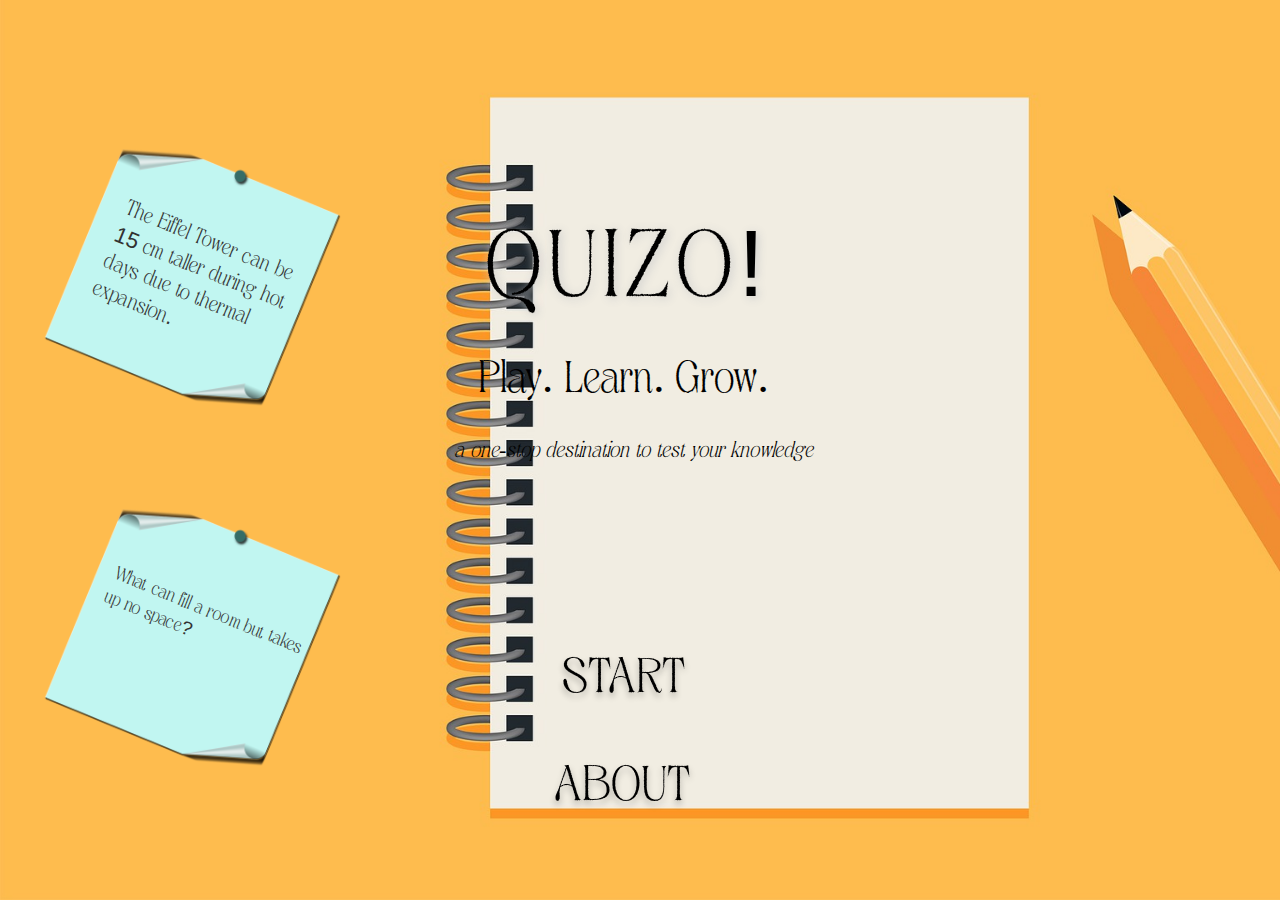
<file: QUIZO/index.html>
<!DOCTYPE html>
<html>

<head>
  <meta charset="utf-8">
  <meta name="viewport" content="width=device-width">
  <title>Home</title>
  <link href="style.css" rel="stylesheet" type="text/css" />
</head>

<body>
  <header class="main-heading"><b>QUIZO!</b></header>
  <script>
    const heading = document.querySelector('header');
    const circle = document.createElement('div');
    circle.classList.add('cursor-circle');
    heading.appendChild(circle);

    heading.addEventListener('mouseenter', () => {
      circle.style.opacity = '1';
    });

    heading.addEventListener('mouseleave', () => {
      circle.style.opacity = '0';
    });

    heading.addEventListener('mousemove', (e) => {
      const rect = heading.getBoundingClientRect();
      const x = e.clientX - rect.left;
      const y = e.clientY - rect.top;
      circle.style.left = `${x}px`;
      circle.style.top = `${y}px`;
    });

  </script>
  <header2>Play. Learn. Grow.</header2>
  <header3>a one-stop destination to test your knowledge</header3>
  <button style="position: absolute; top: 75%; left: 46%; transform: translate(-50%, -50%);">
    <a href="homepage.html" class="button-link">START</a>
  </button>
  <button class="about-button"
    style="position: absolute; top: 87%; left: 45.5%; transform: translate(-50%, -50%);""> <a href=" about.html"
    class="button-link">ABOUT</a></button>
  <style>
    body {
      background-image: url('notebook-4839909_1920.jpg');
      /* Replace with your image URL */
      background-size: cover;
      /* Adjust as needed */
      background-repeat: no-repeat;
    }
  </style>
  <div id="second-sticky-note"
    style="position: absolute; top: 70%; left: 15%; transform: translate(-50%, -50%); width: 300px; height: auto;">
    <img src="stickies-1531098_1280.png" alt="Sticky Note" style="width: 100%; height: auto;">
    <div id="riddle-text" style="
          position: absolute;
          top: 20%;
          left: 10%;
          right: 10%;
          color: #333;
          font-family: 'Quenza', 'Segoe UI', Tahoma, Geneva, Verdana, sans-serif;
          font-size: 1rem;
          line-height: 1.3;
          pointer-events: none;
          user-select: text;
          white-space: normal;
          overflow-wrap: break-word;
        font-size: 1.2rem;
        transform: rotate(22deg);
        top: 40%;
        left: 20%;
      ">
      Loading riddle...
    </div>
  </div>

  <div id="sticky-note-with-fact"
    style="position: absolute; top: 30%; left: 15%; transform: translate(-50%, -50%); width: 300px; height: auto;">
    <img src="stickies-1531098_1280.png" alt="Sticky Note" style="width: 100%; height: auto;">
    <div id="fact-text" style="
        position: absolute;
        top: 20%;
        left: 10%;
        right: 10%;
        color: #333;
        font-family: 'Quenza', 'Segoe UI', Tahoma, Geneva, Verdana, sans-serif;
        font-size: 1rem;
        line-height: 1.3;
        pointer-events: none;
        user-select: text;
        white-space: normal;
        overflow-wrap: break-word;
      font-size: 1.38rem;
      transform: rotate(22deg);
      top: 37%;
      left: 20%;
    ">
      Loading fact...
    </div>
  </div>

  <script>
    const riddles = [
      "I speak without a mouth and hear without ears. I have nobody, but I come alive with wind. What am I?",
      "I have cities, but no houses; forests, but no trees; and water, but no fish. What am I?",
      "The more of this there is, the less you see. What is it?",
      "What has keys but can't open locks?",
      "What has many teeth but cannot bite?",
      "What is so fragile that saying its name breaks it?",
      "I’m tall when I’m young, and I’m short when I’m old. What am I?",
      "What can fill a room but takes up no space?"
    ];

    function showRandomRiddle() {
      const riddleText = document.getElementById('riddle-text');
      const randomIndex = Math.floor(Math.random() * riddles.length);
      riddleText.textContent = riddles[randomIndex];
    }

    window.addEventListener('pageshow', function (event) {
      showRandomRiddle();
    });
  </script>


  <script>
    const facts = [
      "Octopuses have three hearts and blue blood.",
      "Bananas are berries, but strawberries are not.",
      "A day on Venus is longer than its year.",
      "Humans share about 60% of their DNA with bananas.",
      "Wombat poop is cube-shaped to prevent rolling.",
      "The Eiffel Tower can be 15 cm taller during hot days due to thermal expansion.",
      "Sharks have been around longer than trees.",
      "Sloths can hold their breath longer than dolphins can."
    ];

    function showRandomFact() {
      const factText = document.getElementById('fact-text');
      const randomIndex = Math.floor(Math.random() * facts.length);
      factText.textContent = facts[randomIndex];
    }

    // Run on every page show (reload or back/forward navigation)
    window.addEventListener('pageshow', function (event) {
      showRandomFact();
    });
  </script>
</body>

</html>
</file>
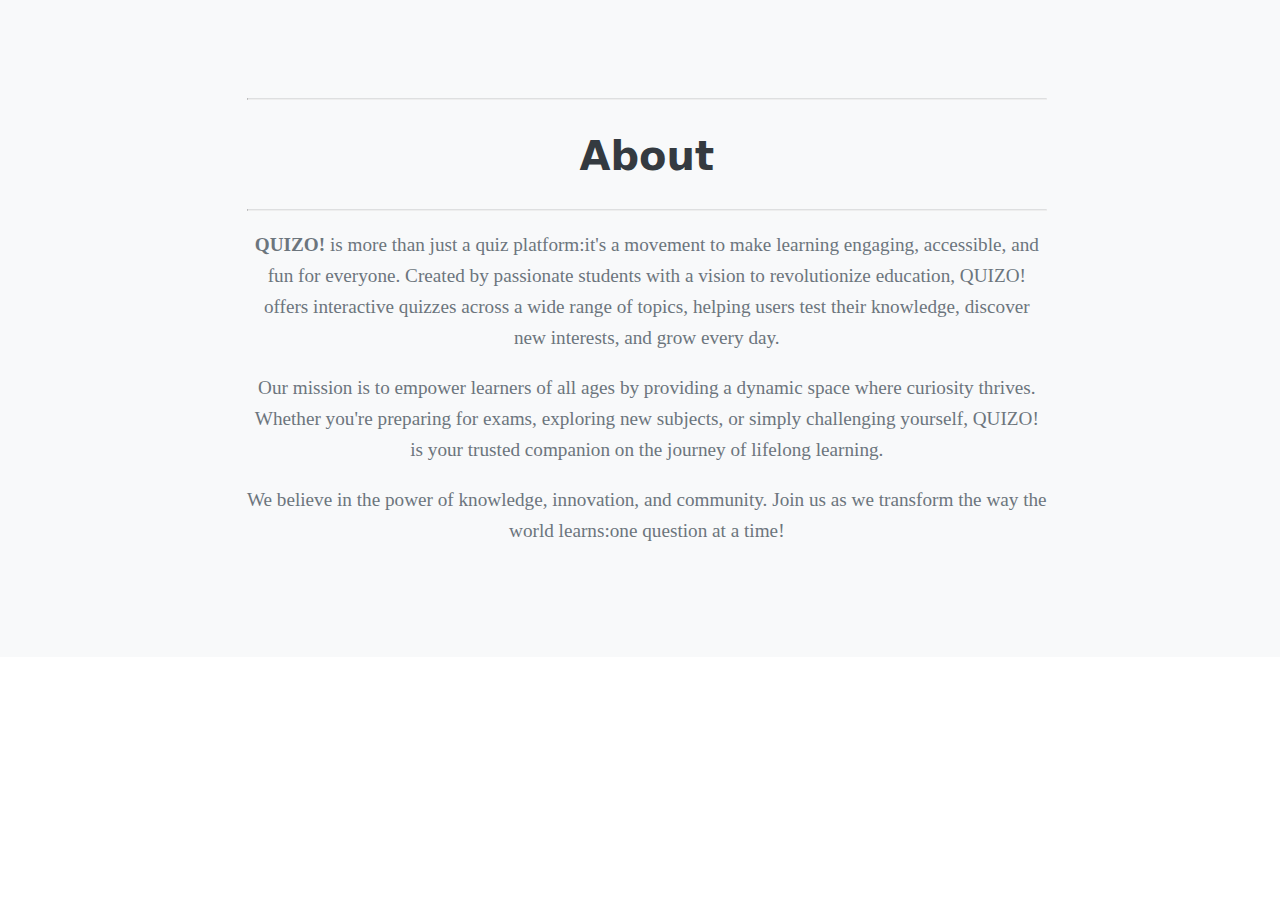
<file: QUIZO/about.html>
<!DOCTYPE html>
<html>

<head>
  <meta charset="utf-8">
  <meta name="viewport" content="width=device-width">
  <title>About</title>
  <link href="style.css" rel="stylesheet" type="text/css" />
</head>

<section id="about" style="background-color: #f8f9fa; padding: 90px; width: 87%;">
  <div class="container" style="max-width: 800px; margin: 0 auto; text-align: center;">
    <hr style="border-top: 1px solid rgba(0,0,0,.1); margin-bottom: 10px;">
    <h2
      style="color: #343a40; margin-bottom: 30px; font-size: 2.5rem; font-family: system-ui, -apple-system, BlinkMacSystemFont, 'Segoe UI', Roboto, Oxygen, Ubuntu, Cantarell, 'Open Sans', 'Helvetica Neue', sans-serif;">
      About</h2>
    <hr style="border-top: 1px solid rgba(0,0,0,.1); margin-top: 10px;">
    <p style="font-size: 1.2rem; line-height: 1.6; color: #6c757d; margin-bottom: 20px;"><strong>QUIZO!</strong> is more
      than just a quiz platform:it's a movement to make learning engaging, accessible, and fun for everyone. Created
      by
      passionate students with a vision to revolutionize education, QUIZO! offers interactive quizzes across a wide
      range of topics, helping users test their knowledge, discover new interests, and grow every day.
    </p>
    <p style="font-size: 1.2rem; line-height: 1.6; color: #6c757d; margin-bottom: 20px;">Our mission is to empower
      learners of all ages by providing a dynamic space where curiosity thrives. Whether you're preparing for exams,
      exploring new subjects, or simply challenging yourself, QUIZO! is your trusted companion on the journey of
      lifelong learning.
    </p>
    <p style="font-size: 1.2rem; line-height: 1.6; color: #6c757d; margin-bottom: 20px;"> We believe in the power of
      knowledge, innovation, and community. Join us as we transform the way the world learns:one question at a time!
    </p>
  </div>
</section>
</file>
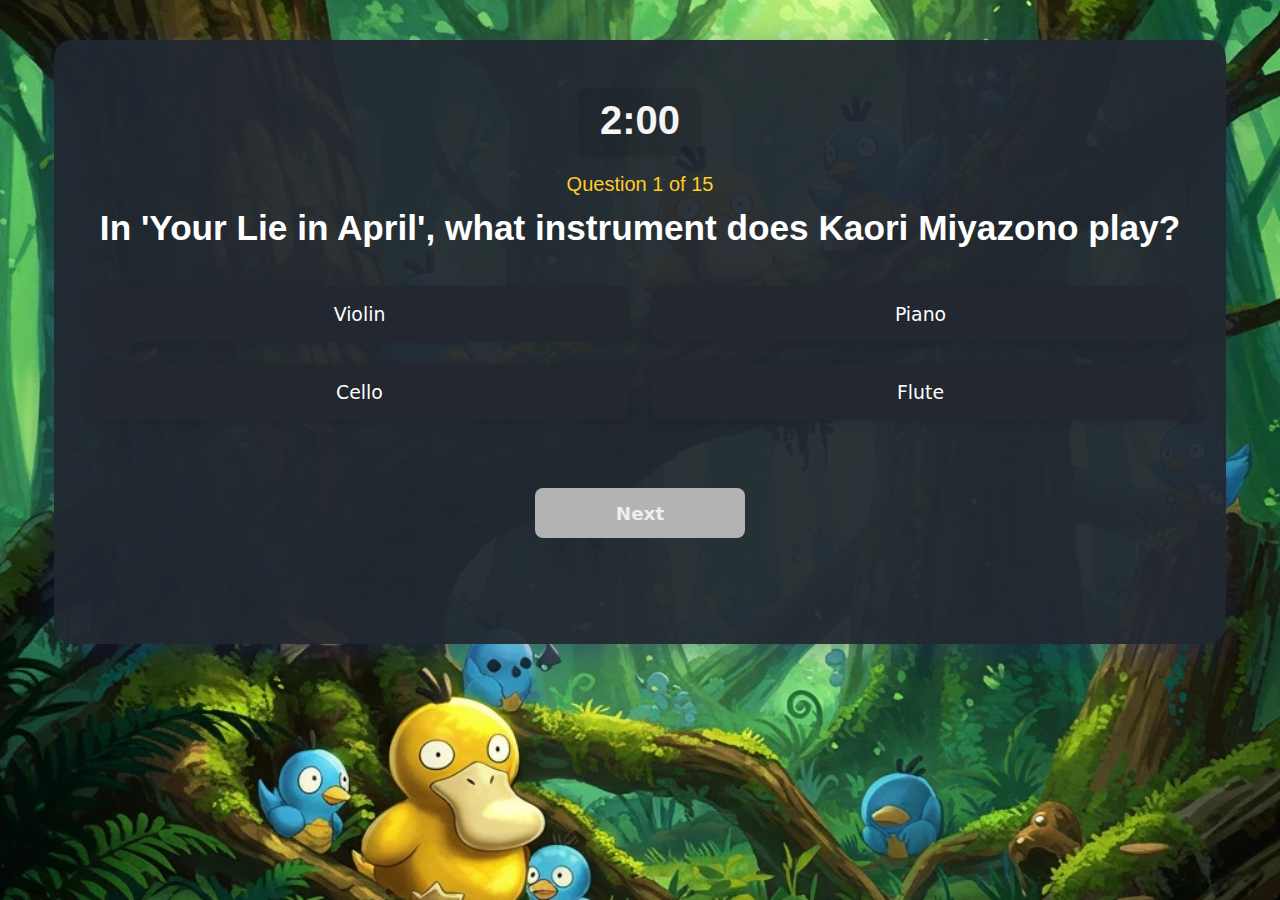
<file: QUIZO/Anime.html>
<!DOCTYPE html>
<html lang="en">

<head>
  <meta charset="UTF-8">
  <title>Anime Quiz</title>
  <link rel="stylesheet" href="style.css">
  <style>
    #result-container {
      position: fixed;
      top: 0;
      left: 0;
      width: 100vw;
      height: 100vh;
      display: none;
      align-items: center;
      justify-content: center;
      z-index: 9999;
    }

    .result-overlay {
      position: absolute;
      top: 0;
      left: 0;
      right: 0;
      bottom: 0;
      background: rgba(0, 0, 0, 0.6);
      z-index: 1;
      border-radius: 0;
    }

    .result-content {
      position: relative;
      z-index: 2;
      background: rgba(255, 255, 255, 0.92);
      border-radius: 18px;
      padding: 150px 150px;
      /* Increased padding for more spacious content */
      box-shadow: 0 8px 32px rgba(0, 0, 0, 0.3);
      text-align: center;
      min-width: 450px;
      /* Increased minimum width */
      max-width: 600px;
      /* Increased maximum width */
      color: #22223b;
      font-size: 1.5rem;
    }

    .result-content h1 {
      font-size: 4rem;
      margin-bottom: 30px;
      color: #ffcc29;
      font-weight: 800;
      letter-spacing: 1px;
      text-shadow: 0 2px 8px rgba(0, 0, 0, 0.18);
    }

    .score-block {
      font-family: 'Segoe UI', Verdana, Geneva, Tahoma, sans-serif;
      font-size: 2rem;
      margin-bottom: 38px;
      font-weight: 600;
      background: rgba(255, 255, 255, 0.08);
      padding: 18px 0 14px 0;
      width: 100%;
      display: flex;
      flex-direction: column;
      gap: 10px;
      box-shadow: 0 2px 10px rgba(0, 0, 0, 0.06);
    }

    .result-actions {
      display: flex;
      gap: 18px;
      justify-content: center;
      margin-top: 18px;
    }

    .result-btn {
      padding: 18px 20px;
      font-size: 1.18rem;
      border-radius: 10px;
      border: none;
      background: #23272f;
      color: #fff;
      cursor: pointer;
      transition: background 0.2s, transform 0.2s;
      box-shadow: 0 2px 8px rgba(0, 0, 0, 0.12);
      white-space: normal;
      overflow-wrap: break-word;
      word-break: break-word;
      min-width: 0;
      width: 100%;
      min-height: 56px;
      text-align: center;
      box-sizing: border-box;
      display: flex;
      align-items: center;
      justify-content: center;
    }

    .result-btn:hover {
      background: #ffcc29;
      transform: translateY(-2px) scale(1.04);
      color: black;
    }

    @media (max-width: 700px) {
      .result-content {
        min-width: 90vw;
        max-width: 98vw;
        padding: 28px 8vw 24px 8vw;
      }
    }
  </style>
</head>
<style>
  body {
    display: flex;
    flex-direction: column;
    justify-content: flex-start;
    /* Start at top */
    align-items: center;
    min-height: 100vh;
    margin: 0;
    background-image: url('anime background new.webp');
    position: absolute;
    background-size: cover;
    background-position: center;
    font-family: 'Segoe UI', Verdana, Geneva, Tahoma, sans-serif;
    color: #fff;
  }

  #quiz-container {
    max-width: 1100px;
    width: 90vw;
    min-height: 520px;
    background: rgba(34, 40, 49, 0.95);
    border-radius: 18px;
    box-shadow: 0 8px 32px 0 rgba(31, 38, 135, 0.37);
    padding: 48px 36px 36px 36px;
    text-align: center;
    position: relative;
    z-index: 1;
    margin: 40px auto 0 auto;
    display: flex;
    flex-direction: column;
    align-items: center;
  }

  .quiz-content {
    flex: 1;
    display: flex;
    flex-direction: column;
    justify-content: center;
    align-items: center;
    width: 100%;
  }

  #question-number {
    font-size: 1.25rem;
    font-weight: 500;
    margin-bottom: 12px;
    color: #ffcc29;
  }

  #question {
    font-size: 2.2rem;
    font-weight: 600;
    margin-bottom: 38px;
    color: #fff;
  }

  #options {
    display: grid;
    grid-template-columns: repeat(2, 1fr);
    gap: 22px;
    margin-bottom: 28px;
    justify-items: center;
    align-items: center;
    width: 100%;
  }

  .option-btn {
    padding: 18px 20px;
    font-size: 1.18rem;
    border-radius: 10px;
    border: none;
    background: #23272f;
    color: #fff;
    cursor: pointer;
    transition: background 0.2s, transform 0.2s;
    box-shadow: 0 2px 8px rgba(0, 0, 0, 0.12);
    white-space: normal;
    overflow-wrap: break-word;
    word-break: break-word;
    min-width: 0;
    width: 100%;
    min-height: 56px;
    text-align: center;
    box-sizing: border-box;
    display: flex;
    align-items: center;
    justify-content: center;
  }

  .option-btn:hover,
  .option-btn.selected {
    background: #ffcc29;
    color: #181c24;
    transform: scale(1.04);
  }

  #next-btn {
    margin-top: 40px;
    width: 210px;
    padding: 14px 0;
    font-size: 1.15rem;
    border-radius: 8px;
    border: none;
    background: #ffcc29;
    color: #181c24;
    font-weight: 600;
    cursor: pointer;
    transition: background 0.2s;
    text-align: center;
    display: block;
    margin-left: auto;
    margin-right: auto;
  }

  #next-btn:disabled {
    background: #b3b3b3;
    color: #eee;
    cursor: not-allowed;
  }

  @media (max-width: 700px) {
    #quiz-container {
      max-width: 98vw;
      padding: 18px 4vw;
    }

    #options {
      grid-template-columns: 1fr;
    }
  }

  #timer {
    font-size: 2.5rem;
    font-weight: 600;
    margin-bottom: 20px;
    color: whitesmoke;
    /* Aesthetically pleasing yellow */
    text-align: center;
    /* Center the timer text */
    padding: 10px 20px;
    /* Add some padding for better visual appearance */
    border-radius: 8px;
    /* Add rounded corners */
    background-color: rgba(0, 0, 0, 0.1);
    /* Subtle background for better visibility */
    box-shadow: 0 2px 5px rgba(0, 0, 0, 0.2);
    /* Add a subtle shadow */

    #timer.low-time {
      color: red;
    }
</style>

<body>
  <div id="quiz-container">
    <div id="timer">2:00</div>
    <div id="question-number"></div>
    <div id="question"></div>
    <div id="options"></div>
    <button id="next-btn" onclick="nextQuestion()" disabled>Next</button>
  </div>
  <div id="result-container" style="display:none;">
    <div class="result-overlay"></div>
    <div class="result-content">
      <h2>Quiz Complete!</h2>
      <p id="score"></p>
      <div class="result-actions">
        <button onclick="window.location.href='homepage.html'" class="result-btn back-btn">Back to Topics</button>
      </div>
    </div>
  </div>
  <script>
    document.getElementById('options').addEventListener('click', function (e) {
      if (e.target.classList.contains('option-btn')) {
        document.querySelectorAll('.option-btn').forEach(b => b.classList.remove('selected'));
        e.target.classList.add('selected');
      }
    });
  </script>
  <script src="Anime.js"></script>
</body>

</html>
</file>
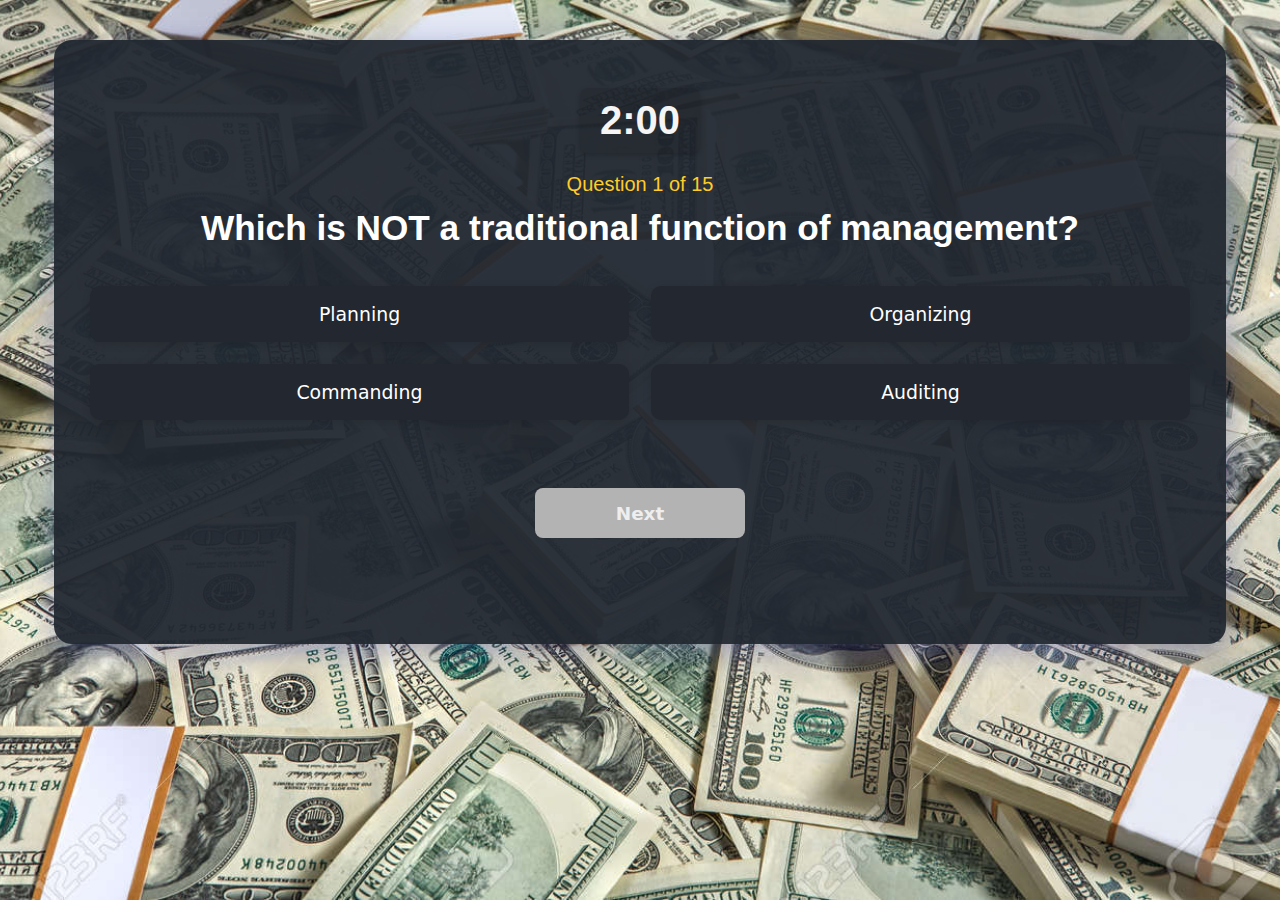
<file: QUIZO/BUSINESS.html>
<!DOCTYPE html>
<html lang="en">

<head>
  <meta charset="UTF-8">
  <title>Bussiness Quiz</title>
  <link rel="stylesheet" href="style.css">
  <style>
    #result-container {
      position: fixed;
      top: 0;
      left: 0;
      width: 100vw;
      height: 100vh;
      display: none;
      align-items: center;
      justify-content: center;
      z-index: 9999;
    }

    .result-overlay {
      position: absolute;
      top: 0;
      left: 0;
      right: 0;
      bottom: 0;
      background: rgba(0, 0, 0, 0.6);
      z-index: 1;
      border-radius: 0;
    }

    .result-content {
      position: relative;
      z-index: 2;
      background: rgba(255, 255, 255, 0.92);
      border-radius: 18px;
      padding: 150px 150px;
      /* Increased padding for more spacious content */
      box-shadow: 0 8px 32px rgba(0, 0, 0, 0.3);
      text-align: center;
      min-width: 450px;
      /* Increased minimum width */
      max-width: 600px;
      /* Increased maximum width */
      color: #22223b;
      font-size: 1.5rem;
    }

    .result-content h1 {
      font-size: 4rem;
      margin-bottom: 30px;
      color: #ffcc29;
      font-weight: 800;
      letter-spacing: 1px;
      text-shadow: 0 2px 8px rgba(0, 0, 0, 0.18);
    }

    .score-block {
      font-family: 'Segoe UI', Verdana, Geneva, Tahoma, sans-serif;
      font-size: 2rem;
      margin-bottom: 38px;
      font-weight: 600;
      background: rgba(255, 255, 255, 0.08);
      padding: 18px 0 14px 0;
      width: 100%;
      display: flex;
      flex-direction: column;
      gap: 10px;
      box-shadow: 0 2px 10px rgba(0, 0, 0, 0.06);
    }

    .result-actions {
      display: flex;
      gap: 18px;
      justify-content: center;
      margin-top: 18px;
    }

    .result-btn {
      padding: 18px 20px;
      font-size: 1.18rem;
      border-radius: 10px;
      border: none;
      background: #23272f;
      color: #fff;
      cursor: pointer;
      transition: background 0.2s, transform 0.2s;
      box-shadow: 0 2px 8px rgba(0, 0, 0, 0.12);
      white-space: normal;
      overflow-wrap: break-word;
      word-break: break-word;
      min-width: 0;
      width: 100%;
      min-height: 56px;
      text-align: center;
      box-sizing: border-box;
      display: flex;
      align-items: center;
      justify-content: center;
    }

    .result-btn:hover {
      background: #ffcc29;
      transform: translateY(-2px) scale(1.04);
      color: black;
    }

    @media (max-width: 700px) {
      .result-content {
        min-width: 90vw;
        max-width: 98vw;
        padding: 28px 8vw 24px 8vw;
      }
    }
  </style>
</head>
<style>
  body {
    display: flex;
    flex-direction: column;
    justify-content: flex-start;
    /* Start at top */
    align-items: center;
    min-height: 100vh;
    margin: 0;
    background-image: url('money\ image.jpg');
    position: absolute;
    background-size: cover;
    background-position: center;
    font-family: 'Segoe UI', Verdana, Geneva, Tahoma, sans-serif;
    color: #fff;
  }

  #quiz-container {
    max-width: 1100px;
    width: 90vw;
    min-height: 520px;
    background: rgba(34, 40, 49, 0.95);
    border-radius: 18px;
    box-shadow: 0 8px 32px 0 rgba(31, 38, 135, 0.37);
    padding: 48px 36px 36px 36px;
    text-align: center;
    position: relative;
    z-index: 1;
    margin: 40px auto 0 auto;
    display: flex;
    flex-direction: column;
    align-items: center;
  }

  .quiz-content {
    flex: 1;
    display: flex;
    flex-direction: column;
    justify-content: center;
    align-items: center;
    width: 100%;
  }

  #question-number {
    font-size: 1.25rem;
    font-weight: 500;
    margin-bottom: 12px;
    color: #ffcc29;
  }

  #question {
    font-size: 2.2rem;
    font-weight: 600;
    margin-bottom: 38px;
    color: #fff;
  }

  #options {
    display: grid;
    grid-template-columns: repeat(2, 1fr);
    gap: 22px;
    margin-bottom: 28px;
    justify-items: center;
    align-items: center;
    width: 100%;
  }

  .option-btn {
    padding: 18px 20px;
    font-size: 1.18rem;
    border-radius: 10px;
    border: none;
    background: #23272f;
    color: #fff;
    cursor: pointer;
    transition: background 0.2s, transform 0.2s;
    box-shadow: 0 2px 8px rgba(0, 0, 0, 0.12);
    white-space: normal;
    overflow-wrap: break-word;
    word-break: break-word;
    min-width: 0;
    width: 100%;
    min-height: 56px;
    text-align: center;
    box-sizing: border-box;
    display: flex;
    align-items: center;
    justify-content: center;
  }

  .option-btn:hover,
  .option-btn.selected {
    background: #ffcc29;
    color: #181c24;
    transform: scale(1.04);
  }

  #next-btn {
    margin-top: 40px;
    width: 210px;
    padding: 14px 0;
    font-size: 1.15rem;
    border-radius: 8px;
    border: none;
    background: #ffcc29;
    color: #181c24;
    font-weight: 600;
    cursor: pointer;
    transition: background 0.2s;
    text-align: center;
    display: block;
    margin-left: auto;
    margin-right: auto;
  }

  #next-btn:disabled {
    background: #b3b3b3;
    color: #eee;
    cursor: not-allowed;
  }

  @media (max-width: 700px) {
    #quiz-container {
      max-width: 98vw;
      padding: 18px 4vw;
    }

    #options {
      grid-template-columns: 1fr;
    }
  }

  #timer {
    font-size: 2.5rem;
    font-weight: 600;
    margin-bottom: 20px;
    color: whitesmoke;
    /* Aesthetically pleasing yellow */
    text-align: center;
    /* Center the timer text */
    padding: 10px 20px;
    /* Add some padding for better visual appearance */
    border-radius: 8px;
    /* Add rounded corners */
    background-color: rgba(0, 0, 0, 0.1);
    /* Subtle background for better visibility */
    box-shadow: 0 2px 5px rgba(0, 0, 0, 0.2);
    /* Add a subtle shadow */

    #timer.low-time {
      color: red;
    }
</style>

<body>
  <div id="quiz-container">
    <div id="timer">2:00</div>
    <div id="question-number"></div>
    <div id="question"></div>
    <div id="options"></div>
    <button id="next-btn" onclick="nextQuestion()" disabled>Next</button>
  </div>
  <div id="result-container" style="display:none;">
    <div class="result-overlay"></div>
    <div class="result-content">
      <h2>Quiz Complete!</h2>
      <p id="score"></p>
      <div class="result-actions">
        <button onclick="window.location.href='homepage.html'" class="result-btn back-btn">Back to Topics</button>
      </div>
    </div>
  </div>
  <script>
    document.getElementById('options').addEventListener('click', function (e) {
      if (e.target.classList.contains('option-btn')) {
        document.querySelectorAll('.option-btn').forEach(b => b.classList.remove('selected'));
        e.target.classList.add('selected');
      }
    });
  </script>
  <script src="BUSINESS.js"></script>
</body>

</html>
</file>
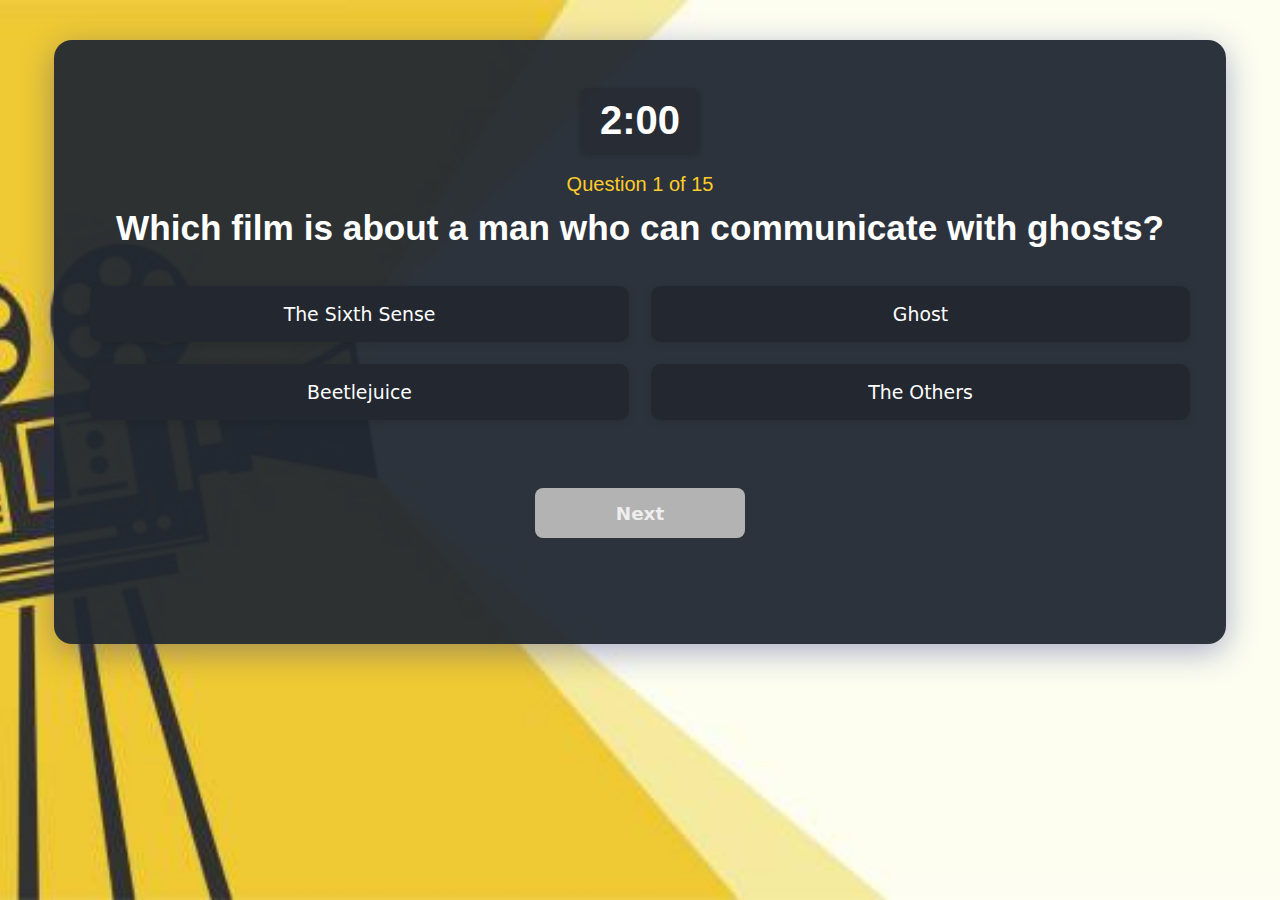
<file: QUIZO/films.html>
<!DOCTYPE html>
<html lang="en">

<head>
  <meta charset="UTF-8">
  <title>Films Quiz</title>
  <link rel="stylesheet" href="style.css">
  <style>
    #result-container {
      position: fixed;
      top: 0;
      left: 0;
      width: 100vw;
      height: 100vh;
      display: none;
      align-items: center;
      justify-content: center;
      z-index: 9999;
    }

    .result-overlay {
      position: absolute;
      top: 0;
      left: 0;
      right: 0;
      bottom: 0;
      background: rgba(0, 0, 0, 0.6);
      z-index: 1;
      border-radius: 0;
    }

    .result-content {
      position: relative;
      z-index: 2;
      background: rgba(255, 255, 255, 0.92);
      border-radius: 18px;
      padding: 150px 150px;
      /* Increased padding for more spacious content */
      box-shadow: 0 8px 32px rgba(0, 0, 0, 0.3);
      text-align: center;
      min-width: 450px;
      /* Increased minimum width */
      max-width: 600px;
      /* Increased maximum width */
      color: #22223b;
      font-size: 1.5rem;
    }

    .result-content h1 {
      font-size: 4rem;
      margin-bottom: 30px;
      color: #ffcc29;
      font-weight: 800;
      letter-spacing: 1px;
      text-shadow: 0 2px 8px rgba(0, 0, 0, 0.18);
    }

    .score-block {
      font-family: 'Segoe UI', Verdana, Geneva, Tahoma, sans-serif;
      font-size: 2rem;
      margin-bottom: 38px;
      font-weight: 600;
      background: rgba(255, 255, 255, 0.08);
      padding: 18px 0 14px 0;
      width: 100%;
      display: flex;
      flex-direction: column;
      gap: 10px;
      box-shadow: 0 2px 10px rgba(0, 0, 0, 0.06);
    }

    .result-actions {
      display: flex;
      gap: 18px;
      justify-content: center;
      margin-top: 18px;
    }

    .result-btn {
      padding: 18px 20px;
      font-size: 1.18rem;
      border-radius: 10px;
      border: none;
      background: #23272f;
      color: #fff;
      cursor: pointer;
      transition: background 0.2s, transform 0.2s;
      box-shadow: 0 2px 8px rgba(0, 0, 0, 0.12);
      white-space: normal;
      overflow-wrap: break-word;
      word-break: break-word;
      min-width: 0;
      width: 100%;
      min-height: 56px;
      text-align: center;
      box-sizing: border-box;
      display: flex;
      align-items: center;
      justify-content: center;
    }

    .result-btn:hover {
      background: #ffcc29;
      transform: translateY(-2px) scale(1.04);
      color: black;
    }

    @media (max-width: 700px) {
      .result-content {
        min-width: 90vw;
        max-width: 98vw;
        padding: 28px 8vw 24px 8vw;
      }
    }
  </style>
</head>
<style>
  body {
    display: flex;
    flex-direction: column;
    justify-content: flex-start;
    /* Start at top */
    align-items: center;
    min-height: 100vh;
    margin: 0;
    background-image: url('flims\ background\ new.jpg');
    position: absolute;
    background-size: cover;
    background-position: center;
    font-family: 'Segoe UI', Verdana, Geneva, Tahoma, sans-serif;
    color: #fff;
  }

  #quiz-container {
    max-width: 1100px;
    width: 90vw;
    min-height: 520px;
    background: rgba(34, 40, 49, 0.95);
    border-radius: 18px;
    box-shadow: 0 8px 32px 0 rgba(31, 38, 135, 0.37);
    padding: 48px 36px 36px 36px;
    text-align: center;
    position: relative;
    z-index: 1;
    margin: 40px auto 0 auto;
    display: flex;
    flex-direction: column;
    align-items: center;
  }

  .quiz-content {
    flex: 1;
    display: flex;
    flex-direction: column;
    justify-content: center;
    align-items: center;
    width: 100%;
  }

  #question-number {
    font-size: 1.25rem;
    font-weight: 500;
    margin-bottom: 12px;
    color: #ffcc29;
  }

  #question {
    font-size: 2.2rem;
    font-weight: 600;
    margin-bottom: 38px;
    color: #fff;
  }

  #options {
    display: grid;
    grid-template-columns: repeat(2, 1fr);
    gap: 22px;
    margin-bottom: 28px;
    justify-items: center;
    align-items: center;
    width: 100%;
  }

  .option-btn {
    padding: 18px 20px;
    font-size: 1.18rem;
    border-radius: 10px;
    border: none;
    background: #23272f;
    color: #fff;
    cursor: pointer;
    transition: background 0.2s, transform 0.2s;
    box-shadow: 0 2px 8px rgba(0, 0, 0, 0.12);
    white-space: normal;
    overflow-wrap: break-word;
    word-break: break-word;
    min-width: 0;
    width: 100%;
    min-height: 56px;
    text-align: center;
    box-sizing: border-box;
    display: flex;
    align-items: center;
    justify-content: center;
  }

  .option-btn:hover,
  .option-btn.selected {
    background: #ffcc29;
    color: #181c24;
    transform: scale(1.04);
  }

  #next-btn {
    margin-top: 40px;
    width: 210px;
    padding: 14px 0;
    font-size: 1.15rem;
    border-radius: 8px;
    border: none;
    background: #ffcc29;
    color: #181c24;
    font-weight: 600;
    cursor: pointer;
    transition: background 0.2s;
    text-align: center;
    display: block;
    margin-left: auto;
    margin-right: auto;
  }

  #next-btn:disabled {
    background: #b3b3b3;
    color: #eee;
    cursor: not-allowed;
  }

  @media (max-width: 700px) {
    #quiz-container {
      max-width: 98vw;
      padding: 18px 4vw;
    }

    #options {
      grid-template-columns: 1fr;
    }
  }

  #timer {
    font-size: 2.5rem;
    font-weight: 600;
    margin-bottom: 20px;
    color: white;
    /* Aesthetically pleasing yellow */
    text-align: center;
    /* Center the timer text */
    padding: 10px 20px;
    /* Add some padding for better visual appearance */
    border-radius: 8px;
    /* Add rounded corners */
    background-color: rgba(0, 0, 0, 0.1);
    /* Subtle background for better visibility */
    box-shadow: 0 2px 5px rgba(0, 0, 0, 0.2);
    /* Add a subtle shadow */
    /* Add a subtle shadow */
  }

  #timer.low-time {
    color: red;
  }
</style>

<body>
  <div id="quiz-container">
    <div id="timer">2:00</div>
    <div id="question-number"></div>
    <div id="question"></div>
    <div id="options"></div>
    <button id="next-btn" onclick="nextQuestion()" disabled>Next</button>
  </div>
  <div id="result-container" style="display:none;">
    <div class="result-overlay"></div>
    <div class="result-content">
      <h2>Quiz Complete!</h2>
      <p id="score"></p>
      <div class="result-actions">
        <button onclick="window.location.href='homepage.html'" class="result-btn back-btn">Back to Topics</button>
      </div>
    </div>
  </div>
  <script>
    document.getElementById('options').addEventListener('click', function (e) {
      if (e.target.classList.contains('option-btn')) {
        document.querySelectorAll('.option-btn').forEach(b => b.classList.remove('selected'));
        e.target.classList.add('selected');
      }
    });
  </script>
  <script src="films.js"></script>
</body>

</html>
</file>
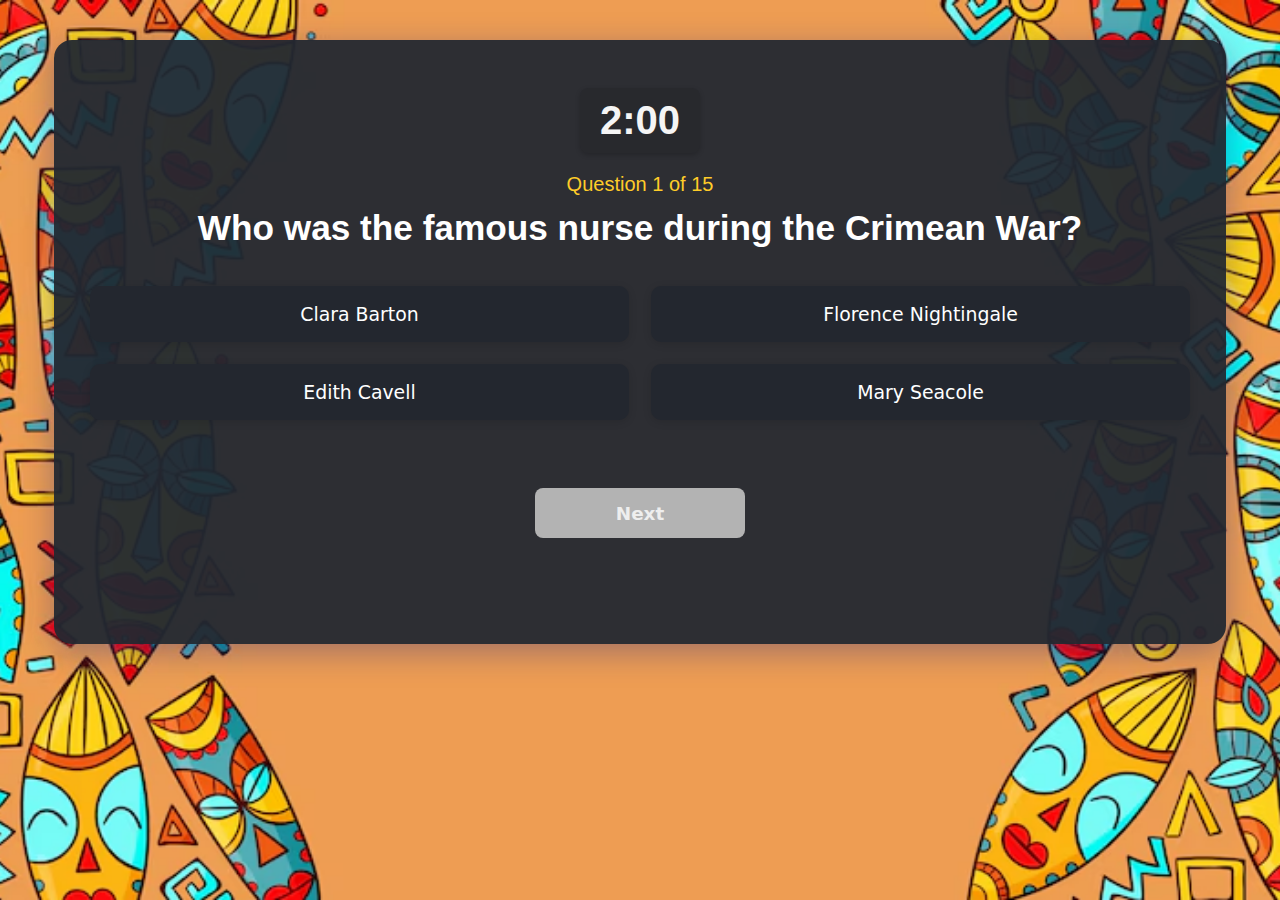
<file: QUIZO/history.html>
<!DOCTYPE html>
<html lang="en">

<head>
  <meta charset="UTF-8">
  <title>History Quiz</title>
  <link rel="stylesheet" href="style.css">
  <style>
    #result-container {
      position: fixed;
      top: 0;
      left: 0;
      width: 100vw;
      height: 100vh;
      display: none;
      align-items: center;
      justify-content: center;
      z-index: 9999;
    }

    .result-overlay {
      position: absolute;
      top: 0;
      left: 0;
      right: 0;
      bottom: 0;
      background: rgba(0, 0, 0, 0.6);
      z-index: 1;
      border-radius: 0;
    }

    .result-content {
      position: relative;
      z-index: 2;
      background: rgba(255, 255, 255, 0.92);
      border-radius: 18px;
      padding: 150px 150px;
      /* Increased padding for more spacious content */
      box-shadow: 0 8px 32px rgba(0, 0, 0, 0.3);
      text-align: center;
      min-width: 450px;
      /* Increased minimum width */
      max-width: 600px;
      /* Increased maximum width */
      color: #22223b;
      font-size: 1.5rem;
    }

    .result-content h1 {
      font-size: 4rem;
      margin-bottom: 30px;
      color: #ffcc29;
      font-weight: 800;
      letter-spacing: 1px;
      text-shadow: 0 2px 8px rgba(0, 0, 0, 0.18);
    }

    .score-block {
      font-family: 'Segoe UI', Verdana, Geneva, Tahoma, sans-serif;
      font-size: 2rem;
      margin-bottom: 38px;
      font-weight: 600;
      background: rgba(255, 255, 255, 0.08);
      padding: 18px 0 14px 0;
      width: 100%;
      display: flex;
      flex-direction: column;
      gap: 10px;
      box-shadow: 0 2px 10px rgba(0, 0, 0, 0.06);
    }

    .result-actions {
      display: flex;
      gap: 18px;
      justify-content: center;
      margin-top: 18px;
    }

    .result-btn {
      padding: 18px 20px;
      font-size: 1.18rem;
      border-radius: 10px;
      border: none;
      background: #23272f;
      color: #fff;
      cursor: pointer;
      transition: background 0.2s, transform 0.2s;
      box-shadow: 0 2px 8px rgba(0, 0, 0, 0.12);
      white-space: normal;
      overflow-wrap: break-word;
      word-break: break-word;
      min-width: 0;
      width: 100%;
      min-height: 56px;
      text-align: center;
      box-sizing: border-box;
      display: flex;
      align-items: center;
      justify-content: center;
    }

    .result-btn:hover {
      background: #ffcc29;
      transform: translateY(-2px) scale(1.04);
      color: black;
    }

    @media (max-width: 700px) {
      .result-content {
        min-width: 90vw;
        max-width: 98vw;
        padding: 28px 8vw 24px 8vw;
      }
    }
  </style>
</head>
<style>
  body {
    display: flex;
    flex-direction: column;
    justify-content: flex-start;
    /* Start at top */
    align-items: center;
    min-height: 100vh;
    margin: 0;
    background-image: url('History\ image.avif');
    position: absolute;
    background-size: cover;
    background-position: center;
    font-family: 'Segoe UI', Verdana, Geneva, Tahoma, sans-serif;
    color: #fff;
  }

  #quiz-container {
    max-width: 1100px;
    width: 90vw;
    min-height: 520px;
    background: rgba(34, 40, 49, 0.95);
    border-radius: 18px;
    box-shadow: 0 8px 32px 0 rgba(31, 38, 135, 0.37);
    padding: 48px 36px 36px 36px;
    text-align: center;
    position: relative;
    z-index: 1;
    margin: 40px auto 0 auto;
    display: flex;
    flex-direction: column;
    align-items: center;
  }

  .quiz-content {
    flex: 1;
    display: flex;
    flex-direction: column;
    justify-content: center;
    align-items: center;
    width: 100%;
  }

  #question-number {
    font-size: 1.25rem;
    font-weight: 500;
    margin-bottom: 12px;
    color: #ffcc29;
  }

  #question {
    font-size: 2.2rem;
    font-weight: 600;
    margin-bottom: 38px;
    color: #fff;
  }

  #options {
    display: grid;
    grid-template-columns: repeat(2, 1fr);
    gap: 22px;
    margin-bottom: 28px;
    justify-items: center;
    align-items: center;
    width: 100%;
  }

  .option-btn {
    padding: 18px 20px;
    font-size: 1.18rem;
    border-radius: 10px;
    border: none;
    background: #23272f;
    color: #fff;
    cursor: pointer;
    transition: background 0.2s, transform 0.2s;
    box-shadow: 0 2px 8px rgba(0, 0, 0, 0.12);
    white-space: normal;
    overflow-wrap: break-word;
    word-break: break-word;
    min-width: 0;
    width: 100%;
    min-height: 56px;
    text-align: center;
    box-sizing: border-box;
    display: flex;
    align-items: center;
    justify-content: center;
  }

  .option-btn:hover,
  .option-btn.selected {
    background: #ffcc29;
    color: #181c24;
    transform: scale(1.04);
  }

  #next-btn {
    margin-top: 40px;
    width: 210px;
    padding: 14px 0;
    font-size: 1.15rem;
    border-radius: 8px;
    border: none;
    background: #ffcc29;
    color: #181c24;
    font-weight: 600;
    cursor: pointer;
    transition: background 0.2s;
    text-align: center;
    display: block;
    margin-left: auto;
    margin-right: auto;
  }

  #next-btn:disabled {
    background: #b3b3b3;
    color: #eee;
    cursor: not-allowed;
  }

  @media (max-width: 700px) {
    #quiz-container {
      max-width: 98vw;
      padding: 18px 4vw;
    }

    #options {
      grid-template-columns: 1fr;
    }
  }

  #timer {
    font-size: 2.5rem;
    font-weight: 600;
    margin-bottom: 20px;
    color: whitesmoke;
    /* Aesthetically pleasing yellow */
    text-align: center;
    /* Center the timer text */
    padding: 10px 20px;
    /* Add some padding for better visual appearance */
    border-radius: 8px;
    /* Add rounded corners */
    background-color: rgba(0, 0, 0, 0.1);
    /* Subtle background for better visibility */
    box-shadow: 0 2px 5px rgba(0, 0, 0, 0.2);
    /* Add a subtle shadow */

    #timer.low-time {
      color: red;
    }
</style>

<body>
  <div id="quiz-container">
    <div id="timer">2:00</div>
    <div id="question-number"></div>
    <div id="question"></div>
    <div id="options"></div>
    <button id="next-btn" onclick="nextQuestion()" disabled>Next</button>
  </div>
  <div id="result-container" style="display:none;">
    <div class="result-overlay"></div>
    <div class="result-content">
      <h2>Quiz Complete!</h2>
      <p id="score"></p>
      <div class="result-actions">
        <button onclick="window.location.href='homepage.html'" class="result-btn back-btn">Back to Topics</button>
      </div>
    </div>
  </div>
  <script>
    document.getElementById('options').addEventListener('click', function (e) {
      if (e.target.classList.contains('option-btn')) {
        document.querySelectorAll('.option-btn').forEach(b => b.classList.remove('selected'));
        e.target.classList.add('selected');
      }
    });
  </script>
  <script src="history.js"></script>
</body>

</html>
</file>
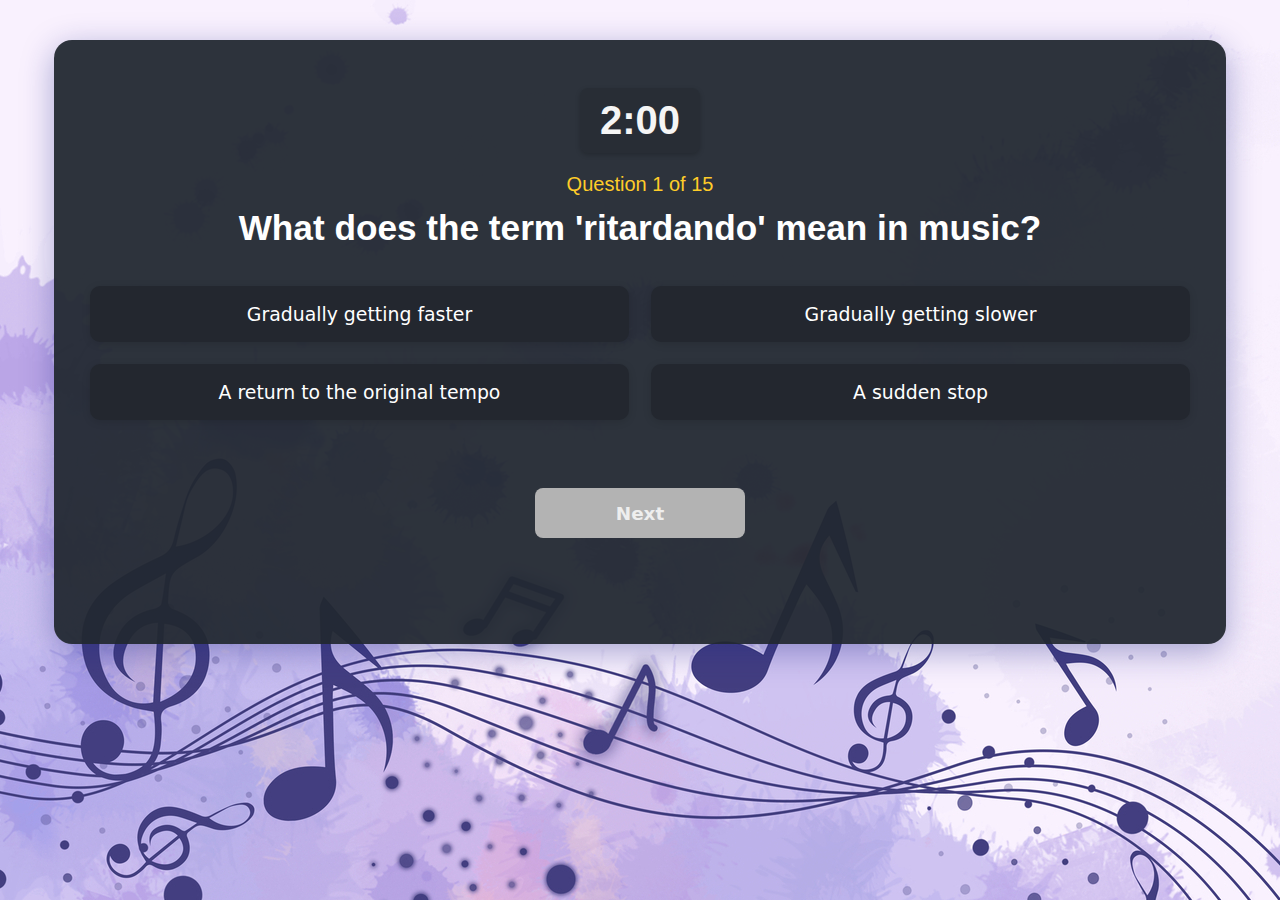
<file: QUIZO/music.html>
<!DOCTYPE html>
<html lang="en">

<head>
  <meta charset="UTF-8">
  <title>Music Quiz</title>
  <link rel="stylesheet" href="style.css">
  <style>
    #result-container {
      position: fixed;
      top: 0;
      left: 0;
      width: 100vw;
      height: 100vh;
      display: none;
      align-items: center;
      justify-content: center;
      z-index: 9999;
    }

    .result-overlay {
      position: absolute;
      top: 0;
      left: 0;
      right: 0;
      bottom: 0;
      background: rgba(0, 0, 0, 0.6);
      z-index: 1;
      border-radius: 0;
    }

    .result-content {
      position: relative;
      z-index: 2;
      background: rgba(255, 255, 255, 0.92);
      border-radius: 18px;
      padding: 150px 150px;
      /* Increased padding for more spacious content */
      box-shadow: 0 8px 32px rgba(0, 0, 0, 0.3);
      text-align: center;
      min-width: 450px;
      /* Increased minimum width */
      max-width: 600px;
      /* Increased maximum width */
      color: #22223b;
      font-size: 1.5rem;
    }

    .result-content h1 {
      font-size: 4rem;
      margin-bottom: 30px;
      color: #ffcc29;
      font-weight: 800;
      letter-spacing: 1px;
      text-shadow: 0 2px 8px rgba(0, 0, 0, 0.18);
    }

    .score-block {
      font-family: 'Segoe UI', Verdana, Geneva, Tahoma, sans-serif;
      font-size: 2rem;
      margin-bottom: 38px;
      font-weight: 600;
      background: rgba(255, 255, 255, 0.08);
      padding: 18px 0 14px 0;
      width: 100%;
      display: flex;
      flex-direction: column;
      gap: 10px;
      box-shadow: 0 2px 10px rgba(0, 0, 0, 0.06);
    }

    .result-actions {
      display: flex;
      gap: 18px;
      justify-content: center;
      margin-top: 18px;
    }

    .result-btn {
      padding: 18px 20px;
      font-size: 1.18rem;
      border-radius: 10px;
      border: none;
      background: #23272f;
      color: #fff;
      cursor: pointer;
      transition: background 0.2s, transform 0.2s;
      box-shadow: 0 2px 8px rgba(0, 0, 0, 0.12);
      white-space: normal;
      overflow-wrap: break-word;
      word-break: break-word;
      min-width: 0;
      width: 100%;
      min-height: 56px;
      text-align: center;
      box-sizing: border-box;
      display: flex;
      align-items: center;
      justify-content: center;
    }

    .result-btn:hover {
      background: #ffcc29;
      transform: translateY(-2px) scale(1.04);
      color: black;
    }

    @media (max-width: 700px) {
      .result-content {
        min-width: 90vw;
        max-width: 98vw;
        padding: 28px 8vw 24px 8vw;
      }
    }
  </style>
</head>
<style>
  body {
    display: flex;
    flex-direction: column;
    justify-content: flex-start;
    /* Start at top */
    align-items: center;
    min-height: 100vh;
    margin: 0;
    background-image: url('—Slidesdocs—purple cute watercolor education music_6ecd952d7f.jpg');
      position: absolute;
      background-size: cover;
      background-position: center;
    font-family: 'Segoe UI', Verdana, Geneva, Tahoma, sans-serif;
    color: #fff;
  }

  #quiz-container {
    max-width: 1100px;
    width: 90vw;
    min-height: 520px;
    background: rgba(34, 40, 49, 0.95);
    border-radius: 18px;
    box-shadow: 0 8px 32px 0 rgba(31, 38, 135, 0.37);
    padding: 48px 36px 36px 36px;
    text-align: center;
    position: relative;
    z-index: 1;
    margin: 40px auto 0 auto;
    display: flex;
    flex-direction: column;
    align-items: center;
  }

  .quiz-content {
    flex: 1;
    display: flex;
    flex-direction: column;
    justify-content: center;
    align-items: center;
    width: 100%;
  }

  #question-number {
    font-size: 1.25rem;
    font-weight: 500;
    margin-bottom: 12px;
    color: #ffcc29;
  }

  #question {
    font-size: 2.2rem;
    font-weight: 600;
    margin-bottom: 38px;
    color: #fff;
  }

  #options {
    display: grid;
    grid-template-columns: repeat(2, 1fr);
    gap: 22px;
    margin-bottom: 28px;
    justify-items: center;
    align-items: center;
    width: 100%;
  }

  .option-btn {
    padding: 18px 20px;
    font-size: 1.18rem;
    border-radius: 10px;
    border: none;
    background: #23272f;
    color: #fff;
    cursor: pointer;
    transition: background 0.2s, transform 0.2s;
    box-shadow: 0 2px 8px rgba(0, 0, 0, 0.12);
    white-space: normal;
    overflow-wrap: break-word;
    word-break: break-word;
    min-width: 0;
    width: 100%;
    min-height: 56px;
    text-align: center;
    box-sizing: border-box;
    display: flex;
    align-items: center;
    justify-content: center;
  }

  .option-btn:hover,
  .option-btn.selected {
    background: #ffcc29;
    color: #181c24;
    transform: scale(1.04);
  }

  #next-btn {
    margin-top: 40px;
    width: 210px;
    padding: 14px 0;
    font-size: 1.15rem;
    border-radius: 8px;
    border: none;
    background: #ffcc29;
    color: #181c24;
    font-weight: 600;
    cursor: pointer;
    transition: background 0.2s;
    text-align: center;
    display: block;
    margin-left: auto;
    margin-right: auto;
  }

  #next-btn:disabled {
    background: #b3b3b3;
    color: #eee;
    cursor: not-allowed;
  }

  @media (max-width: 700px) {
    #quiz-container {
      max-width: 98vw;
      padding: 18px 4vw;
    }

    #options {
      grid-template-columns: 1fr;
    }
  }

  #timer {
    font-size: 2.5rem;
    font-weight: 600;
    margin-bottom: 20px;
    color: whitesmoke;
    /* Aesthetically pleasing yellow */
    text-align: center;
    /* Center the timer text */
    padding: 10px 20px;
    /* Add some padding for better visual appearance */
    border-radius: 8px;
    /* Add rounded corners */
    background-color: rgba(0, 0, 0, 0.1);
    /* Subtle background for better visibility */
    box-shadow: 0 2px 5px rgba(0, 0, 0, 0.2);
    /* Add a subtle shadow */

    #timer.low-time {
      color: red;
    }
</style>

<body>
  <div id="quiz-container">
    <div id="timer">2:00</div>
    <div id="question-number"></div>
    <div id="question"></div>
    <div id="options"></div>
    <button id="next-btn" onclick="nextQuestion()" disabled>Next</button>
  </div>
  <div id="result-container" style="display:none;">
    <div class="result-overlay"></div>
    <div class="result-content">
      <h2>Quiz Complete!</h2>
      <p id="score"></p>
      <div class="result-actions">
        <button onclick="window.location.href='homepage.html'" class="result-btn back-btn">Back to Topics</button>
      </div>
    </div>
  </div>
  <script>
    document.getElementById('options').addEventListener('click', function (e) {
      if (e.target.classList.contains('option-btn')) {
        document.querySelectorAll('.option-btn').forEach(b => b.classList.remove('selected'));
        e.target.classList.add('selected');
      }
    });
  </script>
  <script src="music.js"></script>
</body>

</html>
</file>
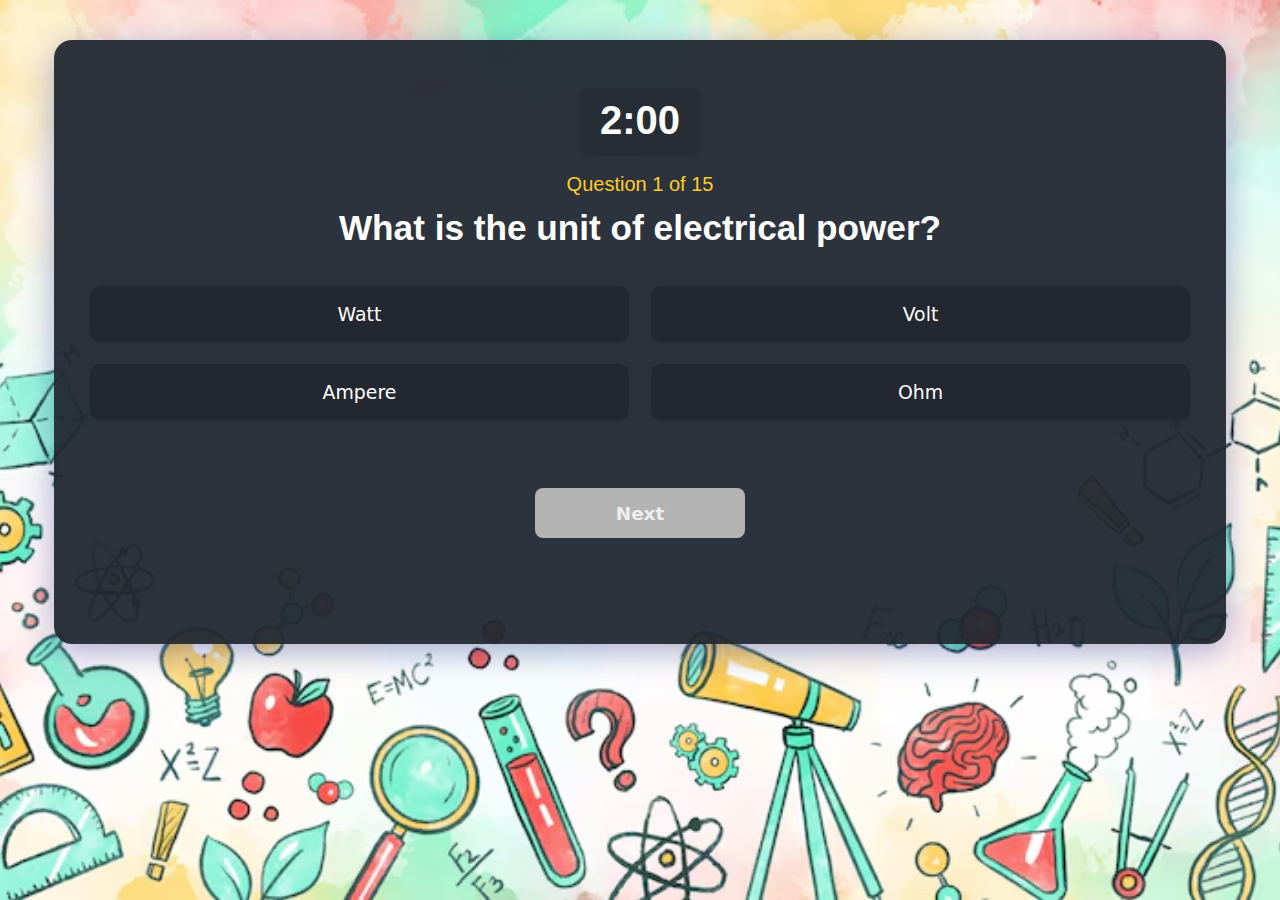
<file: QUIZO/science.html>
<!DOCTYPE html>
<html lang="en">

<head>
  <meta charset="UTF-8">
  <title>Science Quiz</title>
  <link rel="stylesheet" href="style.css">
  <style>
    #result-container {
      position: fixed;
      top: 0;
      left: 0;
      width: 100vw;
      height: 100vh;
      display: none;
      align-items: center;
      justify-content: center;
      z-index: 9999;
    }

    .result-overlay {
      position: absolute;
      top: 0;
      left: 0;
      right: 0;
      bottom: 0;
      background: rgba(0, 0, 0, 0.6);
      z-index: 1;
      border-radius: 0;
    }

    .result-content {
      position: relative;
      z-index: 2;
      background: rgba(255, 255, 255, 0.92);
      border-radius: 18px;
      padding: 150px 150px;
      /* Increased padding for more spacious content */
      box-shadow: 0 8px 32px rgba(0, 0, 0, 0.3);
      text-align: center;
      min-width: 450px;
      /* Increased minimum width */
      max-width: 600px;
      /* Increased maximum width */
      color: #22223b;
      font-size: 1.5rem;
    }

    .result-content h1 {
      font-size: 4rem;
      margin-bottom: 30px;
      color: #ffcc29;
      font-weight: 800;
      letter-spacing: 1px;
      text-shadow: 0 2px 8px rgba(0, 0, 0, 0.18);
    }

    .score-block {
      font-family: 'Segoe UI', Verdana, Geneva, Tahoma, sans-serif;
      font-size: 2rem;
      margin-bottom: 38px;
      font-weight: 600;
      background: rgba(255, 255, 255, 0.08);
      padding: 18px 0 14px 0;
      width: 100%;
      display: flex;
      flex-direction: column;
      gap: 10px;
      box-shadow: 0 2px 10px rgba(0, 0, 0, 0.06);
    }

    .result-actions {
      display: flex;
      gap: 18px;
      justify-content: center;
      margin-top: 18px;
    }

    .result-btn {
      padding: 18px 20px;
      font-size: 1.18rem;
      border-radius: 10px;
      border: none;
      background: #23272f;
      color: #fff;
      cursor: pointer;
      transition: background 0.2s, transform 0.2s;
      box-shadow: 0 2px 8px rgba(0, 0, 0, 0.12);
      white-space: normal;
      overflow-wrap: break-word;
      word-break: break-word;
      min-width: 0;
      width: 100%;
      min-height: 56px;
      text-align: center;
      box-sizing: border-box;
      display: flex;
      align-items: center;
      justify-content: center;
    }

    .result-btn:hover {
      background: #ffcc29;
      transform: translateY(-2px) scale(1.04);
      color: black;
    }

    @media (max-width: 700px) {
      .result-content {
        min-width: 90vw;
        max-width: 98vw;
        padding: 28px 8vw 24px 8vw;
      }
    }
  </style>
</head>
<style>
  body {
    display: flex;
    flex-direction: column;
    justify-content: flex-start;
    /* Start at top */
    align-items: center;
    min-height: 100vh;
    margin: 0;
    background-image: url('Science\ background\ new.avif');
    position: absolute;
    background-size: cover;
    background-position: center;
    font-family: 'Segoe UI', Verdana, Geneva, Tahoma, sans-serif;
    color: #fff;
  }

  #quiz-container {
    max-width: 1100px;
    width: 90vw;
    min-height: 520px;
    background: rgba(34, 40, 49, 0.95);
    border-radius: 18px;
    box-shadow: 0 8px 32px 0 rgba(31, 38, 135, 0.37);
    padding: 48px 36px 36px 36px;
    text-align: center;
    position: relative;
    z-index: 1;
    margin: 40px auto 0 auto;
    display: flex;
    flex-direction: column;
    align-items: center;
  }

  .quiz-content {
    flex: 1;
    display: flex;
    flex-direction: column;
    justify-content: center;
    align-items: center;
    width: 100%;
  }

  #question-number {
    font-size: 1.25rem;
    font-weight: 500;
    margin-bottom: 12px;
    color: #ffcc29;
  }

  #question {
    font-size: 2.2rem;
    font-weight: 600;
    margin-bottom: 38px;
    color: #fff;
  }

  #options {
    display: grid;
    grid-template-columns: repeat(2, 1fr);
    gap: 22px;
    margin-bottom: 28px;
    justify-items: center;
    align-items: center;
    width: 100%;
  }

  .option-btn {
    padding: 18px 20px;
    font-size: 1.18rem;
    border-radius: 10px;
    border: none;
    background: #23272f;
    color: #fff;
    cursor: pointer;
    transition: background 0.2s, transform 0.2s;
    box-shadow: 0 2px 8px rgba(0, 0, 0, 0.12);
    white-space: normal;
    overflow-wrap: break-word;
    word-break: break-word;
    min-width: 0;
    width: 100%;
    min-height: 56px;
    text-align: center;
    box-sizing: border-box;
    display: flex;
    align-items: center;
    justify-content: center;
  }

  .option-btn:hover,
  .option-btn.selected {
    background: #ffcc29;
    color: #181c24;
    transform: scale(1.04);
  }

  #next-btn {
    margin-top: 40px;
    width: 210px;
    padding: 14px 0;
    font-size: 1.15rem;
    border-radius: 8px;
    border: none;
    background: #ffcc29;
    color: #181c24;
    font-weight: 600;
    cursor: pointer;
    transition: background 0.2s;
    text-align: center;
    display: block;
    margin-left: auto;
    margin-right: auto;
  }

  #next-btn:disabled {
    background: #b3b3b3;
    color: #eee;
    cursor: not-allowed;
  }

  @media (max-width: 700px) {
    #quiz-container {
      max-width: 98vw;
      padding: 18px 4vw;
    }

    #options {
      grid-template-columns: 1fr;
    }
  }

  #timer {
    font-size: 2.5rem;
    font-weight: 600;
    margin-bottom: 20px;
    color: white;
    /* Aesthetically pleasing yellow */
    text-align: center;
    /* Center the timer text */
    padding: 10px 20px;
    /* Add some padding for better visual appearance */
    border-radius: 8px;
    /* Add rounded corners */
    background-color: rgba(0, 0, 0, 0.1);
    /* Subtle background for better visibility */
    box-shadow: 0 2px 5px rgba(0, 0, 0, 0.2);
    /* Add a subtle shadow */
    /* Add a subtle shadow */
  }

  #timer.low-time {
    color: red;
  }
</style>

<body>
  <div id="quiz-container">
    <div id="timer">2:00</div>
    <div id="question-number"></div>
    <div id="question"></div>
    <div id="options"></div>
    <button id="next-btn" onclick="nextQuestion()" disabled>Next</button>
  </div>
  <div id="result-container" style="display:none;">
    <div class="result-overlay"></div>
    <div class="result-content">
      <h2>Quiz Complete!</h2>
      <p id="score"></p>
      <div class="result-actions">
        <button onclick="window.location.href='homepage.html'" class="result-btn back-btn">Back to Topics</button>
      </div>
    </div>
  </div>
  <script>
    document.getElementById('options').addEventListener('click', function (e) {
      if (e.target.classList.contains('option-btn')) {
        document.querySelectorAll('.option-btn').forEach(b => b.classList.remove('selected'));
        e.target.classList.add('selected');
      }
    });
  </script>
  <script src="science.js"></script>
</body>

</html>
</file>
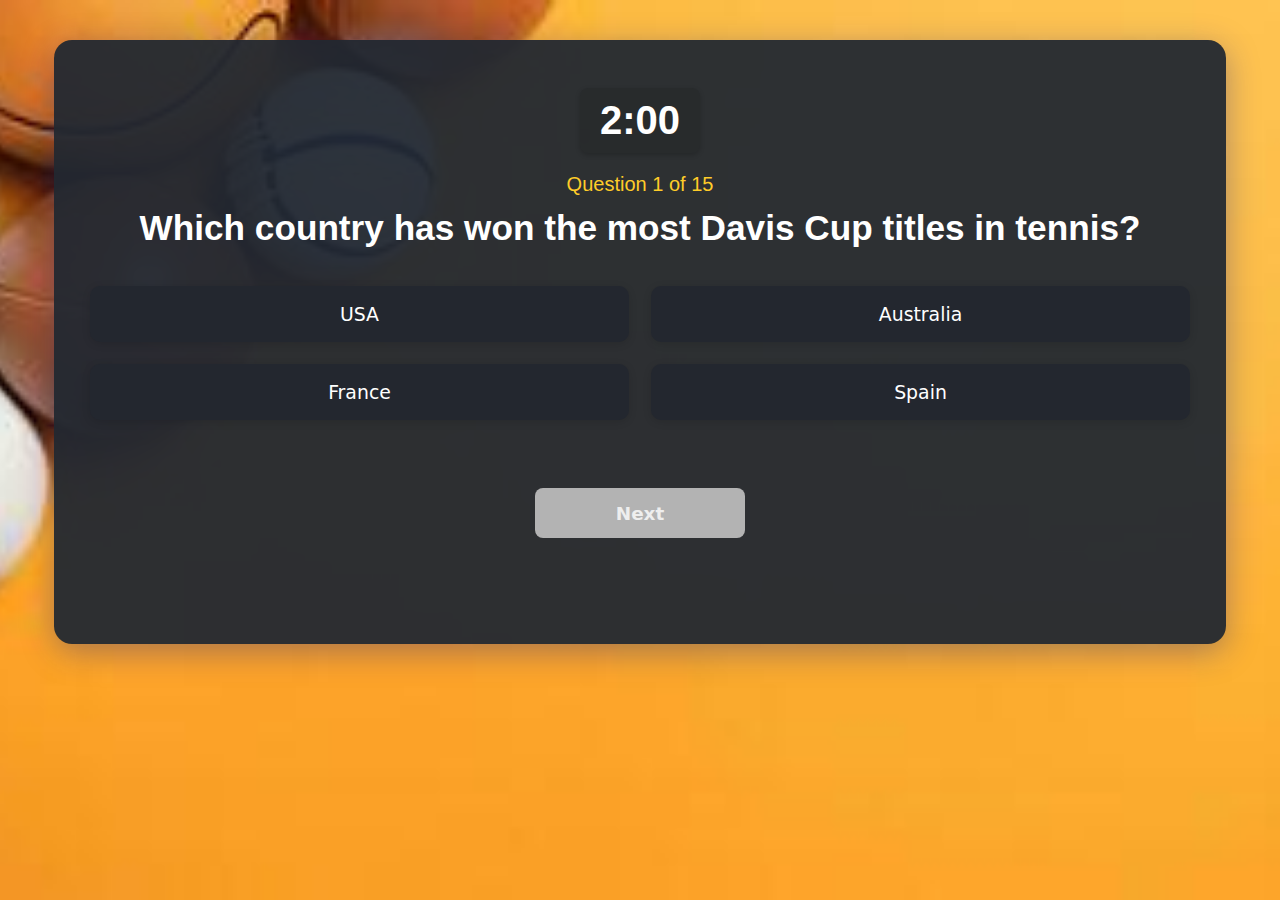
<file: QUIZO/sports.html>
<!DOCTYPE html>
<html lang="en">

<head>
  <meta charset="UTF-8">
  <title>Sports Quiz</title>
  <link rel="stylesheet" href="style.css">
  <style>
    #result-container {
      position: fixed;
      top: 0;
      left: 0;
      width: 100vw;
      height: 100vh;
      display: none;
      align-items: center;
      justify-content: center;
      z-index: 9999;
    }

    .result-overlay {
      position: absolute;
      top: 0;
      left: 0;
      right: 0;
      bottom: 0;
      background: rgba(0, 0, 0, 0.6);
      z-index: 1;
      border-radius: 0;
    }

    .result-content {
      position: relative;
      z-index: 2;
      background: rgba(255, 255, 255, 0.92);
      border-radius: 18px;
      padding: 150px 150px;
      /* Increased padding for more spacious content */
      box-shadow: 0 8px 32px rgba(0, 0, 0, 0.3);
      text-align: center;
      min-width: 450px;
      /* Increased minimum width */
      max-width: 600px;
      /* Increased maximum width */
      color: #22223b;
      font-size: 1.5rem;
    }

    .result-content h1 {
      font-size: 4rem;
      margin-bottom: 30px;
      color: #ffcc29;
      font-weight: 800;
      letter-spacing: 1px;
      text-shadow: 0 2px 8px rgba(0, 0, 0, 0.18);
    }

    .score-block {
      font-family: 'Segoe UI', Verdana, Geneva, Tahoma, sans-serif;
      font-size: 2rem;
      margin-bottom: 38px;
      font-weight: 600;
      background: rgba(255, 255, 255, 0.08);
      padding: 18px 0 14px 0;
      width: 100%;
      display: flex;
      flex-direction: column;
      gap: 10px;
      box-shadow: 0 2px 10px rgba(0, 0, 0, 0.06);
    }

    .result-actions {
      display: flex;
      gap: 18px;
      justify-content: center;
      margin-top: 18px;
    }

    .result-btn {
      padding: 18px 20px;
      font-size: 1.18rem;
      border-radius: 10px;
      border: none;
      background: #23272f;
      color: #fff;
      cursor: pointer;
      transition: background 0.2s, transform 0.2s;
      box-shadow: 0 2px 8px rgba(0, 0, 0, 0.12);
      white-space: normal;
      overflow-wrap: break-word;
      word-break: break-word;
      min-width: 0;
      width: 100%;
      min-height: 56px;
      text-align: center;
      box-sizing: border-box;
      display: flex;
      align-items: center;
      justify-content: center;
    }

    .result-btn:hover {
      background: #ffcc29;
      transform: translateY(-2px) scale(1.04);
      color: black;
    }

    @media (max-width: 700px) {
      .result-content {
        min-width: 90vw;
        max-width: 98vw;
        padding: 28px 8vw 24px 8vw;
      }
    }
  </style>
</head>
<style>
  body {
    display: flex;
    flex-direction: column;
    justify-content: flex-start;
    /* Start at top */
    align-items: center;
    min-height: 100vh;
    margin: 0;
    background-image: url('sports\ background\ new.jpg');
    position: absolute;
    background-size: cover;
    background-position: center;
    font-family: 'Segoe UI', Verdana, Geneva, Tahoma, sans-serif;
    color: #fff;
  }

  #quiz-container {
    max-width: 1100px;
    width: 90vw;
    min-height: 520px;
    background: rgba(34, 40, 49, 0.95);
    border-radius: 18px;
    box-shadow: 0 8px 32px 0 rgba(31, 38, 135, 0.37);
    padding: 48px 36px 36px 36px;
    text-align: center;
    position: relative;
    z-index: 1;
    margin: 40px auto 0 auto;
    display: flex;
    flex-direction: column;
    align-items: center;
  }

  .quiz-content {
    flex: 1;
    display: flex;
    flex-direction: column;
    justify-content: center;
    align-items: center;
    width: 100%;
  }

  #question-number {
    font-size: 1.25rem;
    font-weight: 500;
    margin-bottom: 12px;
    color: #ffcc29;
  }

  #question {
    font-size: 2.2rem;
    font-weight: 600;
    margin-bottom: 38px;
    color: #fff;
  }

  #options {
    display: grid;
    grid-template-columns: repeat(2, 1fr);
    gap: 22px;
    margin-bottom: 28px;
    justify-items: center;
    align-items: center;
    width: 100%;
  }

  .option-btn {
    padding: 18px 20px;
    font-size: 1.18rem;
    border-radius: 10px;
    border: none;
    background: #23272f;
    color: #fff;
    cursor: pointer;
    transition: background 0.2s, transform 0.2s;
    box-shadow: 0 2px 8px rgba(0, 0, 0, 0.12);
    white-space: normal;
    overflow-wrap: break-word;
    word-break: break-word;
    min-width: 0;
    width: 100%;
    min-height: 56px;
    text-align: center;
    box-sizing: border-box;
    display: flex;
    align-items: center;
    justify-content: center;
  }

  .option-btn:hover,
  .option-btn.selected {
    background: #ffcc29;
    color: #181c24;
    transform: scale(1.04);
  }

  #next-btn {
    margin-top: 40px;
    width: 210px;
    padding: 14px 0;
    font-size: 1.15rem;
    border-radius: 8px;
    border: none;
    background: #ffcc29;
    color: #181c24;
    font-weight: 600;
    cursor: pointer;
    transition: background 0.2s;
    text-align: center;
    display: block;
    margin-left: auto;
    margin-right: auto;
  }

  #next-btn:disabled {
    background: #b3b3b3;
    color: #eee;
    cursor: not-allowed;
  }

  @media (max-width: 700px) {
    #quiz-container {
      max-width: 98vw;
      padding: 18px 4vw;
    }

    #options {
      grid-template-columns: 1fr;
    }
  }

  #timer {
    font-size: 2.5rem;
    font-weight: 600;
    margin-bottom: 20px;
    color: white;
    /* Aesthetically pleasing yellow */
    text-align: center;
    /* Center the timer text */
    padding: 10px 20px;
    /* Add some padding for better visual appearance */
    border-radius: 8px;
    /* Add rounded corners */
    background-color: rgba(0, 0, 0, 0.1);
    /* Subtle background for better visibility */
    box-shadow: 0 2px 5px rgba(0, 0, 0, 0.2);
    /* Add a subtle shadow */
    /* Add a subtle shadow */
  }

  #timer.low-time {
    color: red;
  }
</style>

<body>
  <div id="quiz-container">
    <div id="timer">2:00</div>
    <div id="question-number"></div>
    <div id="question"></div>
    <div id="options"></div>
    <button id="next-btn" onclick="nextQuestion()" disabled>Next</button>
  </div>
  <div id="result-container" style="display:none;">
    <div class="result-overlay"></div>
    <div class="result-content">
      <h2>Quiz Complete!</h2>
      <p id="score"></p>
      <div class="result-actions">
        <button onclick="window.location.href='homepage.html'" class="result-btn back-btn">Back to Topics</button>
      </div>
    </div>
  </div>
  <script>
    document.getElementById('options').addEventListener('click', function (e) {
      if (e.target.classList.contains('option-btn')) {
        document.querySelectorAll('.option-btn').forEach(b => b.classList.remove('selected'));
        e.target.classList.add('selected');
      }
    });
  </script>
  <script src="sports.js"></script>
</body>

</html>
</file>
<file: QUIZO/style.css>
@font-face {
  font-family: 'Quenza';
  src: url('QuenzaRoughRegularDemo-j9Jp7.otf') format('opentype');
  font-weight: normal;
  font-style: normal;
  font-display: swap;
  /* Improves loading behavior */
}

@font-face {
  font-family: 'Monopoly';
  /* You can name this anything */
  src: url('Monopoly\ Regular.ttf') format('truetype');
  font-weight: normal;
  font-style: normal;
  font-display: swap;
  /* Optional: improves loading behavior */
}

button {
  font-family: system-ui, -apple-system, BlinkMacSystemFont, 'Segoe UI', Roboto, Oxygen, Ubuntu, Cantarell, 'Open Sans', 'Helvetica Neue', sans-serif;
  font-size: 15px;
  color: black;
  border: 1px solid black;
  width: 100px;
  height: 50px;
  background-color: transparent;
  transition-duration: 0.3s;
  border-color: transparent;
}

button:hover {
  transform: scale(1.1);
  font-size: 20px;
}

header {
  font-size: 95px;
  text-align: center;
  font-weight: 300;
  letter-spacing: 0.05em;
  position: absolute;
  top: 30%;
  left: 49%;
  transform: translate(-50%, -50%);
  color: black;
  text-shadow: 2px 2px 10px #cccccc;
  line-height: 1.1;
  padding: 10px;
  font-family: 'Quenza', 'Segoe UI', Tahoma, Geneva, Verdana, sans-serif;
}

header .cursor-circle {
  position: absolute;
  pointer-events: none;
  /* So it doesn't block mouse events */
  width: 120px;
  height: 120px;
  border-radius: 50%;
  background: radial-gradient(circle, rgba(255, 255, 255, 0.3) 0%, rgba(255, 255, 255, 0) 70%);
  opacity: 0;
  transition: opacity 0.3s ease;
  transform: translate(-50%, -50%);
  mix-blend-mode: screen;
  /* Makes the circle blend nicely */
  z-index: 10;
}

header2 {
  font-family: Quenza;
  font-size: 45px;
  text-align: center;
  position: absolute;
  top: 42%;
  left: 48.7%;
  transform: translate(-50%, -50%);
  color: black;
  padding: 10px;
}

header3 {
  font-size: 22px;
  font-style: italic;
  text-align: center;
  position: absolute;
  top: 50%;
  left: 49.5%;
  transform: translate(-50%, -50%);
  color: black;
  padding: 10px;
  font-family: Quenza;
}

.button-link {
  font-family: Quenza;
  font-size: 50px;
  text-decoration: none;
  padding: 8px 16px;
  background-color: transparent;
  color: black;
  text-shadow: 0 4px 6px rgba(0, 0, 0, 0.3);
  transition-duration: 0.3s;
}

.button-link:hover {
  transform: scale(1.1);
  font-size: 55px;
}

html,
body {
  margin: 0;
  padding: 0;
  width: 100%;
  height: 100%;
  overflow: hidden;
}
</file>
